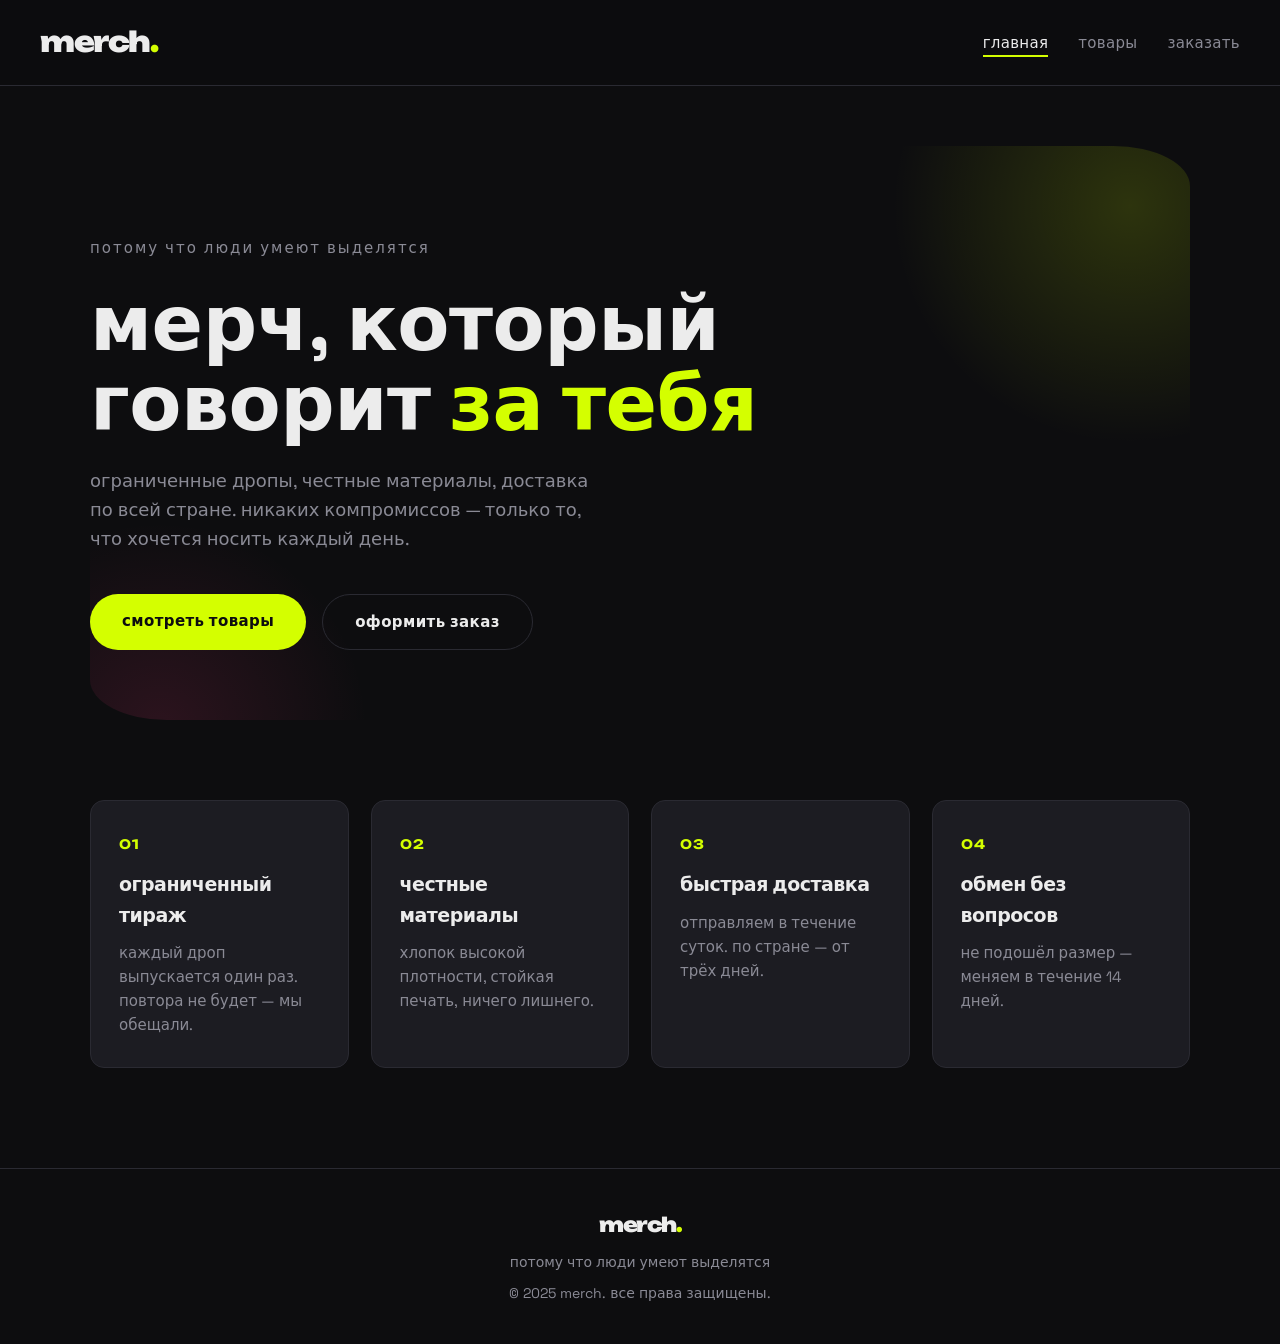
<file: index.html>
<!DOCTYPE html>
<html lang="ru">
<head>
  <meta charset="UTF-8">
  <meta name="viewport" content="width=device-width, initial-scale=1.0">
  <title>merch. — потому что люди умеют выделятся</title>
  <link rel="stylesheet" href="style.css">
  <link rel="icon" href="favicon-16x16.png" type="image/x-icon">
</head>
<body>

  <header>
    <a href="index.html" class="logo">merch<span class="dot">.</span></a>
    <nav>
      <ul>
        <li><a href="index.html" class="active">главная</a></li>
        <li><a href="catalog.html">товары</a></li>
        <li><a href="order.html">заказать</a></li>
      </ul>
    </nav>
  </header>

  <main>

    <section class="hero">
      <div class="hero-inner">
        <p class="slogan">потому что люди умеют выделятся</p>
        <h1>мерч, который<br>говорит <span class="hl">за тебя</span></h1>
        <p class="lead">
          ограниченные дропы, честные материалы, доставка по всей стране.
          никаких компромиссов — только то, что хочется носить каждый день.
        </p>
        <div class="hero-actions">
          <a href="catalog.html" class="btn">смотреть товары</a>
          <a href="order.html" class="btn ghost">оформить заказ</a>
        </div>
      </div>
    </section>

    <section class="features">
      <div class="feature">
        <span class="num">01</span>
        <h3>ограниченный тираж</h3>
        <p>каждый дроп выпускается один раз. повтора не будет — мы обещали.</p>
      </div>
      <div class="feature">
        <span class="num">02</span>
        <h3>честные материалы</h3>
        <p>хлопок высокой плотности, стойкая печать, ничего лишнего.</p>
      </div>
      <div class="feature">
        <span class="num">03</span>
        <h3>быстрая доставка</h3>
        <p>отправляем в течение суток. по стране — от трёх дней.</p>
      </div>
      <div class="feature">
        <span class="num">04</span>
        <h3>обмен без вопросов</h3>
        <p>не подошёл размер — меняем в течение 14 дней.</p>
      </div>
    </section>

  </main>

  <footer>
    <a href="index.html" class="logo">merch<span class="dot">.</span></a>
    <p>потому что люди умеют выделятся</p>
    <p style="margin-top:8px;">© 2025 merch. все права защищены.</p>
  </footer>

</body>
</html>
</file>
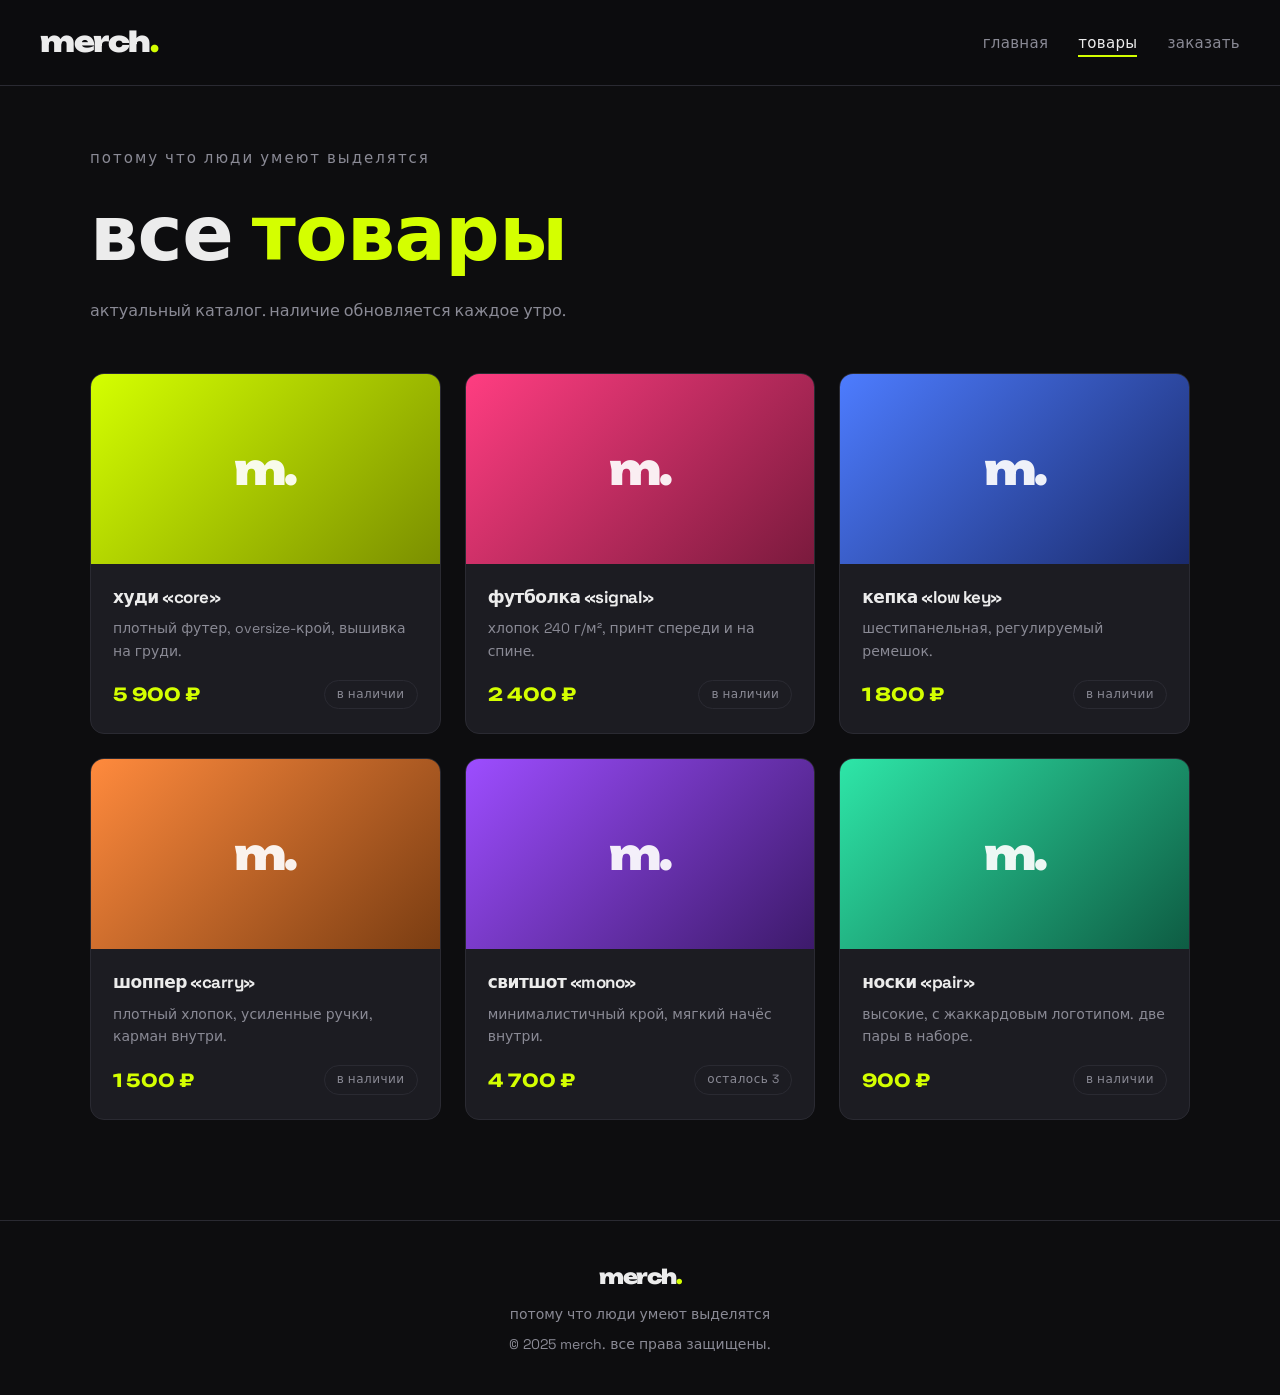
<file: catalog.html>
<!DOCTYPE html>
<html lang="ru">
<head>
  <meta charset="UTF-8">
  <meta name="viewport" content="width=device-width, initial-scale=1.0">
  <title>товары — merch.</title>
  <link rel="stylesheet" href="style.css">
  <link rel="icon" href="favicon-16x16.png" type="image/x-icon">
</head>
<body>

  <header>
    <a href="index.html" class="logo">merch<span class="dot">.</span></a>
    <nav>
      <ul>
        <li><a href="index.html">главная</a></li>
        <li><a href="catalog.html" class="active">товары</a></li>
        <li><a href="order.html">заказать</a></li>
      </ul>
    </nav>
  </header>

  <main>

    <div class="page-head">
      <p class="slogan">потому что люди умеют выделятся</p>
      <h1>все <span class="hl">товары</span></h1>
      <p class="lead" style="color:var(--muted);max-width:520px;">
        актуальный каталог. наличие обновляется каждое утро.
      </p>
    </div>

    <section class="grid">

      <article class="card">
        <div class="thumb t1">m.</div>
        <div class="body">
          <h3>худи «core»</h3>
          <p class="desc">плотный футер, oversize-крой, вышивка на груди.</p>
          <div class="row">
            <span class="price">5 900 ₽</span>
            <span class="tag">в наличии</span>
          </div>
        </div>
      </article>

      <article class="card">
        <div class="thumb t2">m.</div>
        <div class="body">
          <h3>футболка «signal»</h3>
          <p class="desc">хлопок 240 г/м², принт спереди и на спине.</p>
          <div class="row">
            <span class="price">2 400 ₽</span>
            <span class="tag">в наличии</span>
          </div>
        </div>
      </article>

      <article class="card">
        <div class="thumb t3">m.</div>
        <div class="body">
          <h3>кепка «low key»</h3>
          <p class="desc">шестипанельная, регулируемый ремешок.</p>
          <div class="row">
            <span class="price">1 800 ₽</span>
            <span class="tag">в наличии</span>
          </div>
        </div>
      </article>

      <article class="card">
        <div class="thumb t4">m.</div>
        <div class="body">
          <h3>шоппер «carry»</h3>
          <p class="desc">плотный хлопок, усиленные ручки, карман внутри.</p>
          <div class="row">
            <span class="price">1 500 ₽</span>
            <span class="tag">в наличии</span>
          </div>
        </div>
      </article>

      <article class="card">
        <div class="thumb t5">m.</div>
        <div class="body">
          <h3>свитшот «mono»</h3>
          <p class="desc">минималистичный крой, мягкий начёс внутри.</p>
          <div class="row">
            <span class="price">4 700 ₽</span>
            <span class="tag">осталось 3</span>
          </div>
        </div>
      </article>

      <article class="card">
        <div class="thumb t6">m.</div>
        <div class="body">
          <h3>носки «pair»</h3>
          <p class="desc">высокие, с жаккардовым логотипом. две пары в наборе.</p>
          <div class="row">
            <span class="price">900 ₽</span>
            <span class="tag">в наличии</span>
          </div>
        </div>
      </article>

    </section>

  </main>

  <footer>
    <a href="index.html" class="logo">merch<span class="dot">.</span></a>
    <p>потому что люди умеют выделятся</p>
    <p style="margin-top:8px;">© 2025 merch. все права защищены.</p>
  </footer>

</body>
</html>
</file>
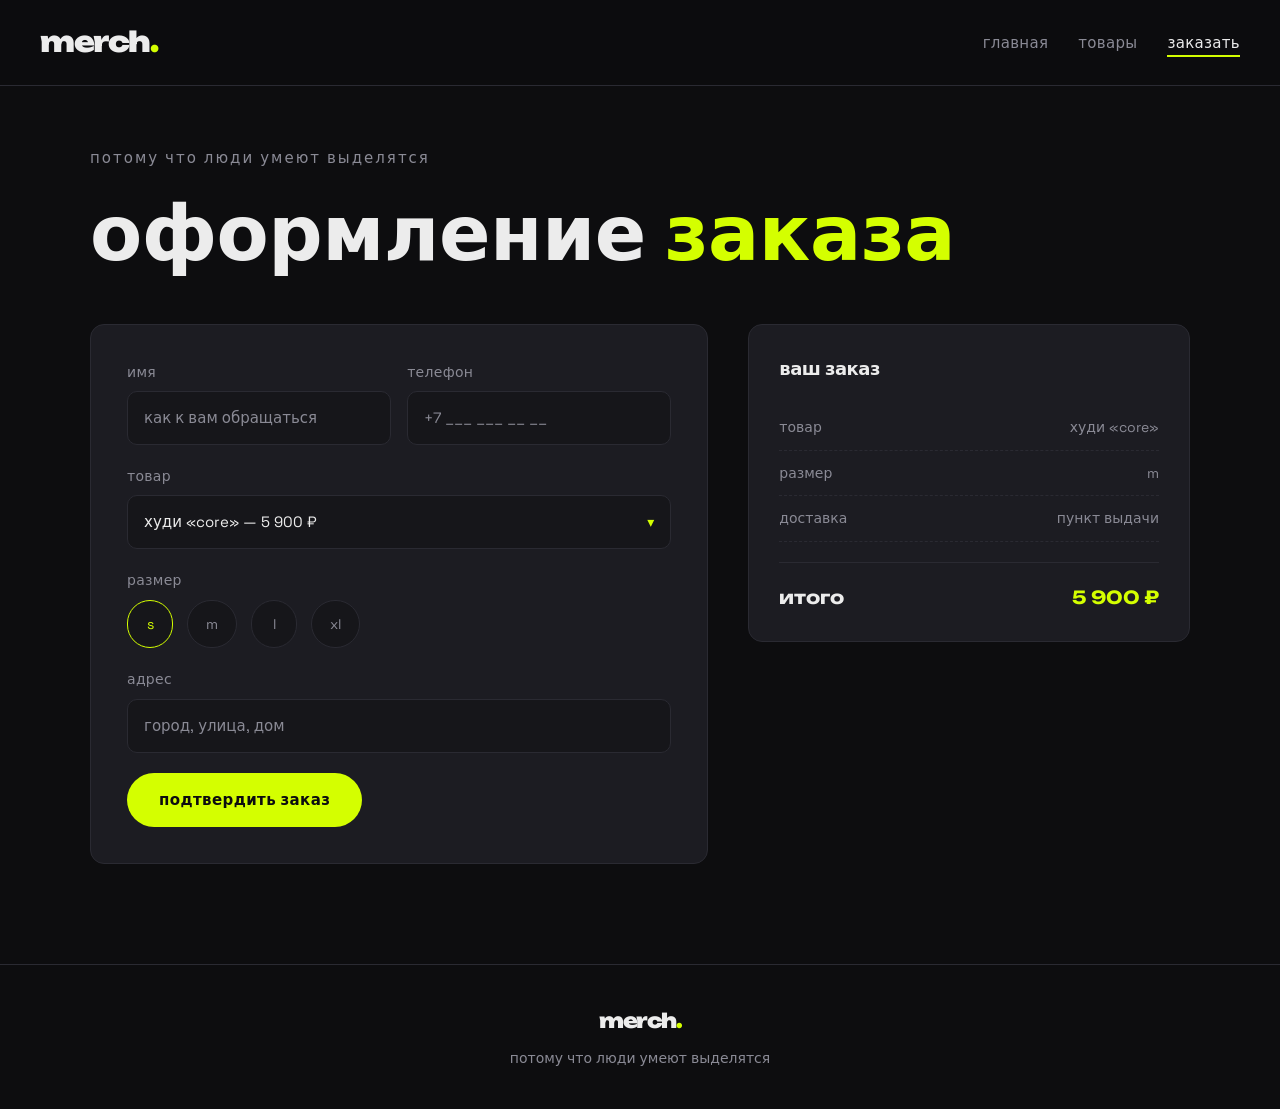
<file: order.html>
<!DOCTYPE html>
<html lang="ru">
<head>
  <meta charset="UTF-8">
  <meta name="viewport" content="width=device-width, initial-scale=1.0">
  <title>оформить заказ — merch.</title>
  <link rel="stylesheet" href="style.css">
  <link rel="icon" href="favicon-16x16.png" type="image/x-icon">
</head>
<body>

  <header>
    <a href="index.html" class="logo">merch<span class="dot">.</span></a>
    <nav>
      <ul>
        <li><a href="index.html">главная</a></li>
        <li><a href="catalog.html">товары</a></li>
        <li><a href="order.html" class="active">заказать</a></li>
      </ul>
    </nav>
  </header>

  <main>

    <div class="page-head">
      <p class="slogan">потому что люди умеют выделятся</p>
      <h1>оформление <span class="hl">заказа</span></h1>
    </div>

    <div class="order-wrap">

      <div class="form">

        <div class="row-2">
          <div class="field">
            <label>имя</label>
            <div class="input">как к вам обращаться</div>
          </div>
          <div class="field">
            <label>телефон</label>
            <div class="input">+7 ___ ___ __ __</div>
          </div>
        </div>

        <div class="field">
          <label>товар</label>
          <div class="input select">худи «core» — 5 900 ₽</div>
        </div>

        <div class="field">
          <label>размер</label>
          <div class="radio-group">
            <span class="chip active">s</span>
            <span class="chip">m</span>
            <span class="chip">l</span>
            <span class="chip">xl</span>
          </div>
        </div>

        <div class="field">
          <label>адрес</label>
          <div class="input">город, улица, дом</div>
        </div>

        <div class="btn">подтвердить заказ</div>

      </div>

      <aside class="summary">
        <h3>ваш заказ</h3>
        <div class="summary-line"><span>товар</span><span>худи «core»</span></div>
        <div class="summary-line"><span>размер</span><span>m</span></div>
        <div class="summary-line"><span>доставка</span><span>пункт выдачи</span></div>
        <div class="summary-total"><span>итого</span><span>5 900 ₽</span></div>
      </aside>

    </div>

  </main>

  <footer>
    <a href="index.html" class="logo">merch<span class="dot">.</span></a>
    <p>потому что люди умеют выделятся</p>
  </footer>

</body>
</html>
</file>
<file: style.css>
/* ===== merch. — общий стиль ===== */

@import url('https://fonts.googleapis.com/css2?family=Space+Grotesk:wght@400;500;700&family=Unbounded:wght@700;900&display=swap');

:root {
  --bg:        #0d0d0f;
  --bg-soft:   #16161a;
  --card:      #1c1c22;
  --line:      #2a2a32;
  --text:      #ececec;
  --muted:     #8a8a95;
  --accent:    #d4ff00;
  --accent-2:  #ff3d81;
  --radius:    14px;
}

* { margin: 0; padding: 0; box-sizing: border-box; }

html { scroll-behavior: smooth; }

body {
  font-family: 'Space Grotesk', system-ui, sans-serif;
  background: var(--bg);
  color: var(--text);
  line-height: 1.6;
  min-height: 100vh;
  -webkit-font-smoothing: antialiased;
}

/* лого */

header {
  position: sticky;
  top: 0;
  z-index: 100;
  display: flex;
  align-items: center;
  justify-content: space-between;
  padding: 20px 40px;
  background: rgba(13, 13, 15, 0.82);
  backdrop-filter: blur(12px);
  border-bottom: 1px solid var(--line);
}

.logo {
  font-family: 'Unbounded', sans-serif;
  font-weight: 900;
  font-size: 28px;
  letter-spacing: -1.5px;
  color: var(--text);
  text-decoration: none;
  transition: color .2s ease;
}

.logo:hover { color: var(--accent); }

.logo .dot { color: var(--accent); }

nav ul {
  display: flex;
  gap: 30px;
  list-style: none;
}

nav a {
  color: var(--muted);
  text-decoration: none;
  font-size: 15px;
  letter-spacing: 0.3px;
  transition: color .2s ease;
  position: relative;
}

nav a::after {
  content: '';
  position: absolute;
  left: 0; bottom: -5px;
  width: 0; height: 2px;
  background: var(--accent);
  transition: width .25s ease;
}

nav a:hover,
nav a.active { color: var(--text); }

nav a:hover::after,
nav a.active::after { width: 100%; }

main { max-width: 1180px; margin: 0 auto; padding: 60px 40px 100px; }

.slogan {
  color: var(--muted);
  font-size: 15px;
  letter-spacing: 2px;
  text-transform: lowercase;
}

h1, h2, h3 { font-weight: 700; letter-spacing: -0.5px; }

h1 {
  font-size: clamp(38px, 7vw, 76px);
  line-height: 1.05;
  margin: 24px 0;
}

h1 .hl { color: var(--accent); }

h2 {
  font-size: clamp(26px, 4vw, 40px);
  margin-bottom: 30px;
}

.btn {
  display: inline-block;
  padding: 15px 32px;
  background: var(--accent);
  color: #0d0d0f;
  border: none;
  border-radius: 100px;
  font-family: inherit;
  font-size: 15px;
  font-weight: 700;
  letter-spacing: 0.4px;
  cursor: pointer;
  text-decoration: none;
  transition: transform .18s ease, box-shadow .18s ease, background .18s ease;
}

.btn:hover {
  transform: translateY(-3px);
  box-shadow: 0 10px 30px rgba(212, 255, 0, 0.28);
}

.btn.ghost {
  background: transparent;
  color: var(--text);
  border: 1px solid var(--line);
}

.btn.ghost:hover {
  border-color: var(--accent);
  color: var(--accent);
  box-shadow: none;
}

.hero {
  padding: 90px 0 70px;
  position: relative;
  overflow: hidden;
  border-radius: 7%;
}

.hero::before {
  content: '';
  position: absolute;
  top: -180px; right: -180px;
  width: 480px; height: 480px;
  background: radial-gradient(circle, rgba(212,255,0,.16), transparent 70%);
  border-radius: 50%;
  pointer-events: none;
}

.hero::after {
  content: '';
  position: absolute;
  bottom: -220px; left: -140px;
  width: 420px; height: 420px;
  background: radial-gradient(circle, rgba(255,61,129,.13), transparent 70%);
  border-radius: 50%;
  pointer-events: none;
}

.hero-inner { position: relative; z-index: 1; max-width: 780px; }

.hero p.lead {
  color: var(--muted);
  font-size: 18px;
  max-width: 520px;
  margin-bottom: 40px;
}

.hero-actions { display: flex; gap: 16px; flex-wrap: wrap; }

/* features */

.features {
  display: grid;
  grid-template-columns: repeat(auto-fit, minmax(240px, 1fr));
  gap: 22px;
  margin-top: 80px;
}

.feature {
  background: var(--card);
  border: 1px solid var(--line);
  border-radius: var(--radius);
  padding: 30px 28px;
  transition: border-color .2s ease, transform .2s ease;
}

.feature:hover {
  border-color: var(--accent);
  transform: translateY(-4px);
}

.feature .num {
  font-family: 'Unbounded', sans-serif;
  font-size: 13px;
  font-weight: 700;
  color: var(--accent);
  letter-spacing: 1px;
}

.feature h3 { font-size: 19px; margin: 14px 0 10px; }

.feature p { color: var(--muted); font-size: 15px; }

.page-head { margin-bottom: 50px; }

.grid {
  display: grid;
  grid-template-columns: repeat(auto-fill, minmax(260px, 1fr));
  gap: 24px;
}

.card {
  background: var(--card);
  border: 1px solid var(--line);
  border-radius: var(--radius);
  overflow: hidden;
  display: flex;
  flex-direction: column;
  transition: transform .22s ease, border-color .22s ease;
}

.card:hover {
  transform: translateY(-6px);
  border-color: var(--accent);
}

.card .thumb {
  height: 190px;
  display: flex;
  align-items: center;
  justify-content: center;
  font-family: 'Unbounded', sans-serif;
  font-size: 42px;
  font-weight: 900;
  letter-spacing: -2px;
  color: rgba(255,255,255,.92);
}

.t1 { background: linear-gradient(135deg, #d4ff00, #7b8f00); }
.t2 { background: linear-gradient(135deg, #ff3d81, #7a1a3d); }
.t3 { background: linear-gradient(135deg, #4d7cff, #1a2a6b); }
.t4 { background: linear-gradient(135deg, #ff8a3d, #7a3d12); }
.t5 { background: linear-gradient(135deg, #9d4dff, #3d1a6b); }
.t6 { background: linear-gradient(135deg, #2ee6a8, #0e5c43); }

.card .body { padding: 20px 22px 24px; flex: 1; display: flex; flex-direction: column; }

.card h3 { font-size: 17px; margin-bottom: 6px; }

.card .desc { color: var(--muted); font-size: 14px; flex: 1; }

.card .row {
  display: flex;
  align-items: center;
  justify-content: space-between;
  margin-top: 18px;
}

.price {
  font-family: 'Unbounded', sans-serif;
  font-weight: 700;
  font-size: 18px;
  color: var(--accent);
}

.tag {
  font-size: 12px;
  color: var(--muted);
  border: 1px solid var(--line);
  border-radius: 100px;
  padding: 4px 12px;
  letter-spacing: 0.5px;
}

/* ===== order ===== */

.order-wrap {
  display: grid;
  grid-template-columns: 1.4fr 1fr;
  gap: 40px;
  align-items: start;
}

form {
  background: var(--card);
  border: 1px solid var(--line);
  border-radius: var(--radius);
  padding: 36px;
}

fieldset { border: none; margin-bottom: 30px; }

legend {
  font-family: 'Unbounded', sans-serif;
  font-size: 13px;
  font-weight: 700;
  letter-spacing: 1.5px;
  text-transform: lowercase;
  color: var(--accent);
  margin-bottom: 20px;
}

.field { margin-bottom: 20px; }

label {
  display: block;
  font-size: 14px;
  color: var(--muted);
  margin-bottom: 8px;
  letter-spacing: 0.3px;
}

input, select, textarea {
  width: 100%;
  padding: 14px 16px;
  background: var(--bg-soft);
  border: 1px solid var(--line);
  border-radius: 10px;
  color: var(--text);
  font-family: inherit;
  font-size: 15px;
  outline: none;
  transition: border-color .2s ease, box-shadow .2s ease;
}

input:focus, select:focus, textarea:focus {
  border-color: var(--accent);
  box-shadow: 0 0 0 3px rgba(212,255,0,.12);
}

textarea { resize: vertical; min-height: 100px; }

.row-2 { display: grid; grid-template-columns: 1fr 1fr; gap: 16px; }

.radio-group { display: flex; gap: 14px; flex-wrap: wrap; }

.radio-group label {
  display: flex;
  align-items: center;
  gap: 9px;
  padding: 12px 18px;
  background: var(--bg-soft);
  border: 1px solid var(--line);
  border-radius: 100px;
  cursor: pointer;
  color: var(--muted);
  font-size: 14px;
  margin: 0;
  transition: border-color .2s ease, color .2s ease;
}

.radio-group input { width: auto; accent-color: var(--accent); }

.radio-group label:hover { border-color: var(--accent); color: var(--text); }

.check {
  display: flex;
  align-items: flex-start;
  gap: 10px;
  color: var(--muted);
  font-size: 14px;
  cursor: pointer;
}

.check input { width: auto; margin-top: 3px; accent-color: var(--accent); }

form .btn { width: 100%; margin-top: 10px; }

.summary {
  background: var(--card);
  border: 1px solid var(--line);
  border-radius: var(--radius);
  padding: 30px;
  position: sticky;
  top: 110px;
}

.summary h3 { font-size: 18px; margin-bottom: 22px; }

.summary-line {
  display: flex;
  justify-content: space-between;
  font-size: 14px;
  color: var(--muted);
  padding: 11px 0;
  border-bottom: 1px dashed var(--line);
}

.summary-line:last-of-type { border-bottom: none; }

.summary-total {
  display: flex;
  justify-content: space-between;
  align-items: center;
  margin-top: 20px;
  padding-top: 20px;
  border-top: 1px solid var(--line);
  font-family: 'Unbounded', sans-serif;
  font-weight: 700;
  font-size: 18px;
}

.summary-total span:last-child { color: var(--accent); }

.form {
  background: var(--card);
  border: 1px solid var(--line);
  border-radius: var(--radius);
  padding: 36px;
}

.input {
  width: 100%;
  padding: 14px 16px;
  background: var(--bg-soft);
  border: 1px solid var(--line);
  border-radius: 10px;
  color: var(--muted);
  font-size: 15px;
}

.input.select {
  color: var(--text);
  position: relative;
}

.input.select::after {
  content: '▾';
  position: absolute;
  right: 16px;
  top: 50%;
  transform: translateY(-50%);
  color: var(--accent);
  font-size: 14px;
}

.chip {
  display: inline-flex;
  align-items: center;
  justify-content: center;
  min-width: 46px;
  padding: 12px 18px;
  background: var(--bg-soft);
  border: 1px solid var(--line);
  border-radius: 100px;
  color: var(--muted);
  font-size: 14px;
  cursor: default;
}

.chip.active {
  border-color: var(--accent);
  color: var(--accent);
}

/* footer */

footer {
  border-top: 1px solid var(--line);
  padding: 40px;
  text-align: center;
  color: var(--muted);
  font-size: 14px;
}

footer .logo { font-size: 20px; display: block; margin-bottom: 10px; }

@media (max-width: 820px) {
  header { padding: 16px 20px; }
  nav ul { gap: 18px; }
  nav a { font-size: 14px; }
  main { padding: 40px 20px 70px; }
  .hero { padding: 50px 0 40px; }
  .order-wrap { grid-template-columns: 1fr; }
  .summary { position: static; }
  form { padding: 26px 22px; }
  .row-2 { grid-template-columns: 1fr; }
  footer { padding: 30px 20px; }
}

@media (max-width: 520px) {
  .logo { font-size: 22px; }
  nav ul { gap: 14px; }
}
</file>
